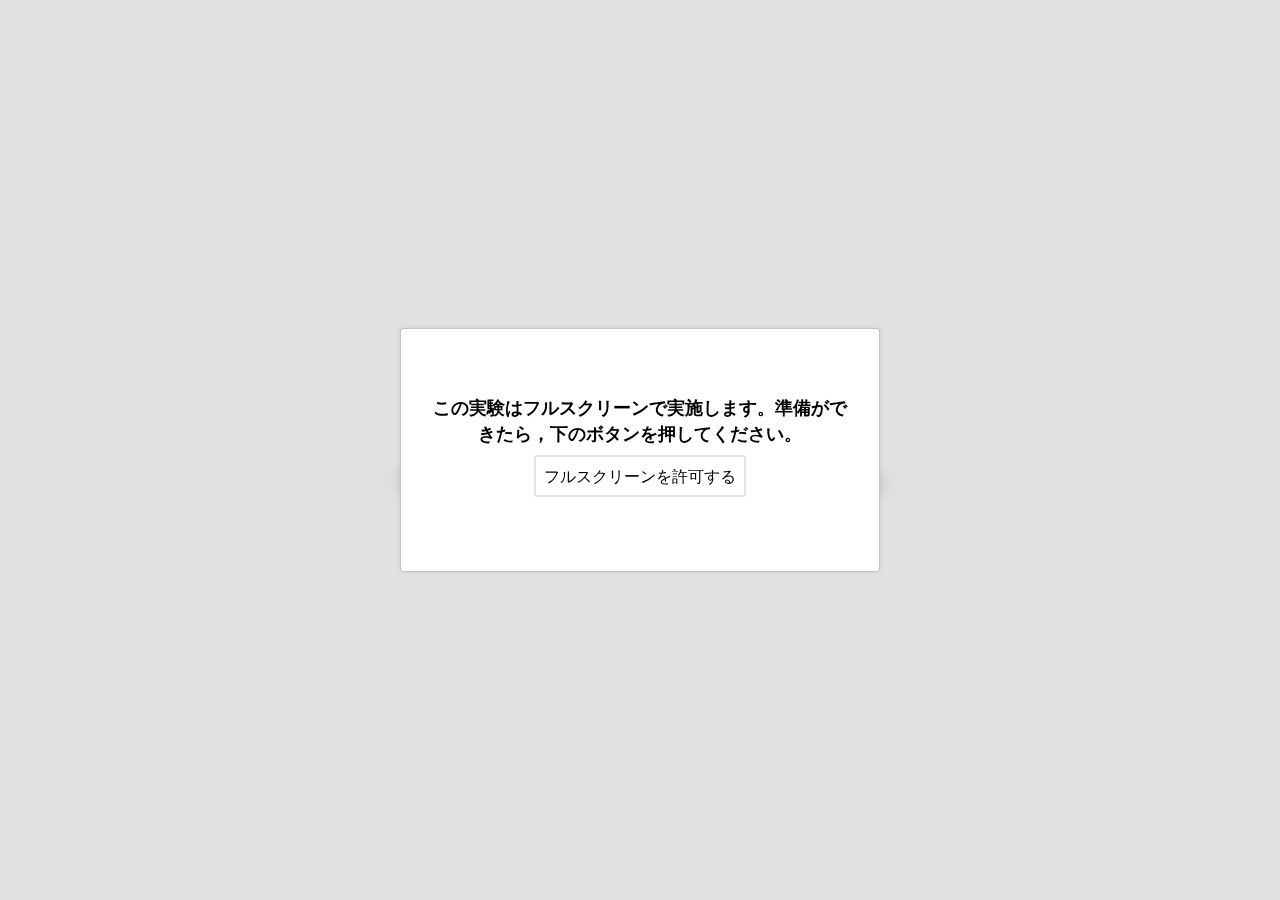
<file: docs/biat_food/index.html>
<!doctype html>
<html>
<head>
  <meta charset="utf-8">
  <title>Experiment</title>
  <!-- viewport setup -->
  <meta name="viewport" content="width=device-width, initial-scale=1">
  <script src="static/simple-statistics.min.js"></script>
  <!-- lab.js library and experiment code -->
  <!-- lab.js library code -->
  <script src="lib/lab.js" data-labjs-script="library"></script>
  <script src="lib/lab.fallback.js" data-labjs-script="fallback"></script>
  <link rel="stylesheet" href="lib/lab.css">
  <!-- study code and styles -->
  <script src="script.js" defer="true"></script>
  <link rel="stylesheet" href="style.css">
</head>
<body>
  <!-- If you'd rather have a container with a fixed width
       and variable height, try removing the fullscreen class below -->
  <div class="container fullscreen" data-labjs-section="main">
    <main class="content-vertical-center content-horizontal-center">
      <div>
        <h2>Loading Experiment</h2>
        <p>The experiment is loading and should start in a few seconds</p>
      </div>
    </main>
  </div>
</body>
</html>
</file>
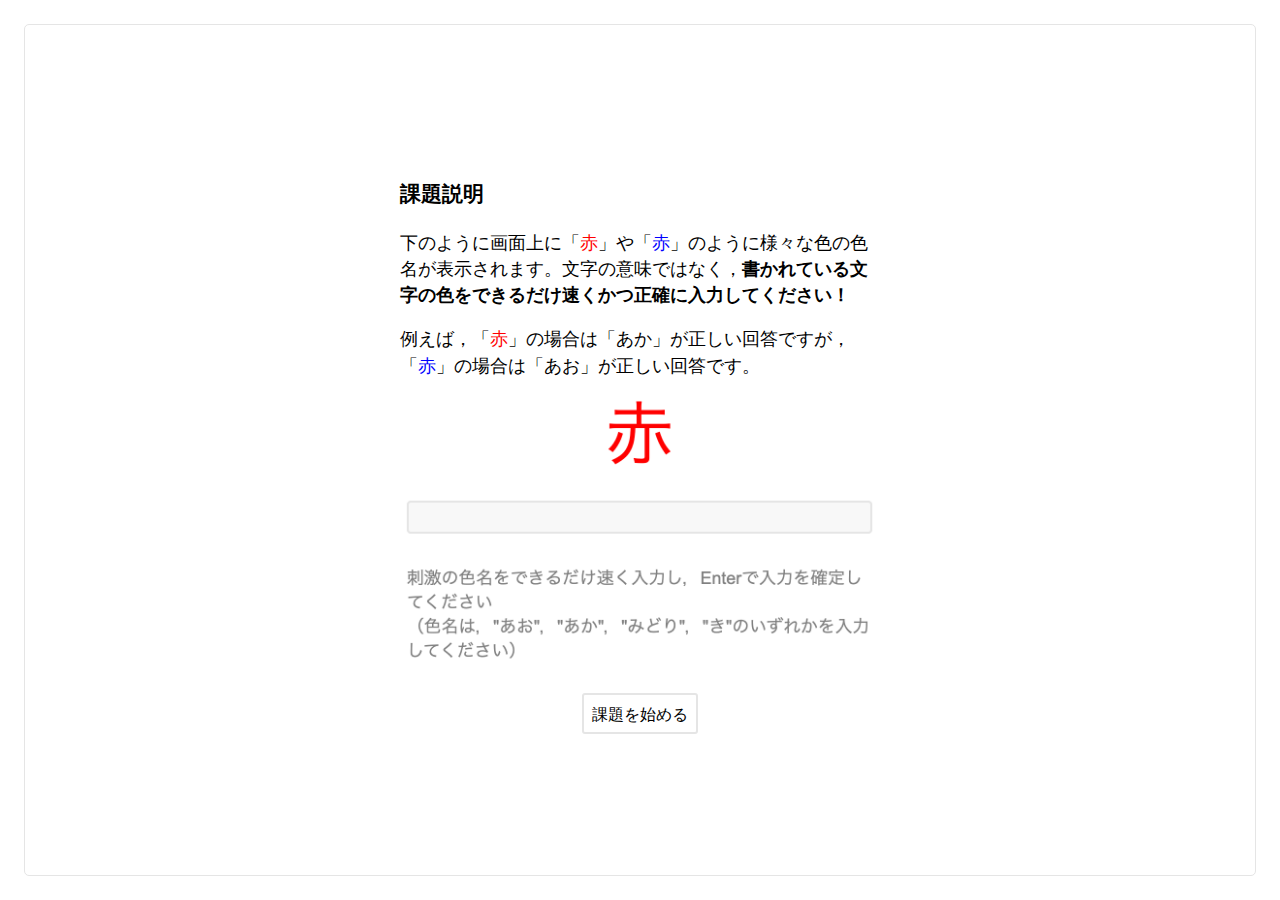
<file: docs/namingStroop/index.html>
<!doctype html>
<html>
<head>
  <meta charset="utf-8">
  <title>Experiment</title>
  <!-- viewport setup -->
  <meta name="viewport" content="width=device-width, initial-scale=1">
  <!-- lab.js library and experiment code -->
    <script src="static/wanakana.min.js"></script>
  <!-- lab.js library code -->
  <script src="lib/lab.js" data-labjs-script="library"></script>
  <script src="lib/lab.fallback.js" data-labjs-script="fallback"></script>
  <link rel="stylesheet" href="lib/lab.css">
  <!-- study code and styles -->
  <script src="script.js" defer="true"></script>
  <link rel="stylesheet" href="style.css">
</head>
<body>
  <!-- If you'd rather have a container with a fixed width
       and variable height, try removing the fullscreen class below -->
  <div class="container fullscreen" data-labjs-section="main">
    <main class="content-vertical-center content-horizontal-center">
      <div>
        <h2>Loading Experiment</h2>
        <p>The experiment is loading and should start in a few seconds</p>
      </div>
    </main>
  </div>
</body>
</html>
</file>
<file: docs/biat_food/lib/lab.css>
/* Basic configuration */
:root {
  /* Layout */
  --width-container: 900px;
  --width-min-container: 320px;
  --height-min-header-footer: 8vh;
  --padding-internal: 24px;
  --border-radius-container: 5px;
  --border-radius-content: 4px;
  /* Typography */
  --font-family: "Arial", sans-serif;
  --font-family-mono: Droid Mono, Menlo, Consolas, monospace;
  --font-size: 18px;
  --line-height: 1.45;
  /* (line height is specified in em so that it adapts to varying font sizes) */
  --paragraph-margin-vertical: var(--font-size);
  /* Colors */
  --color-background: white;
  --color-border: #e5e5e5;
  --color-border-internal: #efefef;
  --color-gray-background: #f8f8f8;
  --color-gray-content: #8d8d8d;
}

/* Set box model to border-box globally */
:root {
  box-sizing: border-box;
}
*, *::before, *::after {
  box-sizing: inherit;
}

/* Content layout */
body {
  margin: 0;
  background: white;
  background: var(--color-background)
}
::-webkit-backdrop {
  background: white;
  background: var(--color-background)
}
::backdrop {
  background: white;
  background: var(--color-background)
}

.container {
  min-width: 320px;
  min-width: var(--width-min-container);
  min-height: 8vh;
  min-height: var(--height-min-header-footer);
  /* Use page-style layout by default */
  margin: 24px auto;
  margin: var(--padding-internal) auto;
  width: 900px;
  width: var(--width-container);
}
.overlay {
  position: fixed;
  top: 0;
  left: 0;
  width: 100vw;
  height: 100vh;
  padding: calc(2 * 24px);
  padding: calc(2 * var(--padding-internal));
  background: rgba(140, 140, 140, 0.25);
  /* Use backdrop-filter where available */
  -webkit-backdrop-filter: blur(10px);
          backdrop-filter: blur(10px);
}
.overlay .modal {
  margin: 24px auto;
  margin: var(--padding-internal) auto;
  padding: calc(2 * 24px) 24px;
  padding: calc(2 * var(--padding-internal)) var(--padding-internal);
  min-height: 25vh;
  background: white;
  border: 1px solid rgba(140, 140, 140, 0.5);
  border-radius: 4px;
  border-radius: var(--border-radius-content);
  box-shadow: 0 0 5px rgba(140, 140, 140, 0.25);
}

header, footer, main {
  padding: 24px;
  padding: var(--padding-internal);
}
/* Individual parts: Height, borders and background */
header, footer {
  min-height: 8vh;
  min-height: var(--height-min-header-footer);
}
main {
  min-height: 8vh;
  min-height: var(--height-min-header-footer);
}

/* Fullscreen layout */
.container.fullscreen {
  /* Full screen minus margins */
  margin: 24px;
  margin: var(--padding-internal);
  min-height: calc(100vh - 2*24px);
  min-height: calc(100vh - 2*var(--padding-internal));
  width: calc(100vw - 2*24px);
  width: calc(100vw - 2*var(--padding-internal));
  /* Display content using flexboxes */
  display: -webkit-box;
  display: flex;
  -webkit-box-orient: vertical;
  -webkit-box-direction: normal;
          flex-direction: column;
}
.container.fullscreen main {
  /* Flex positioning */
  -webkit-box-flex: 1;
          flex: 1;
}

/* Frameless layout */
.container.frameless {
  margin: 0 auto;
  border: none;
  border-radius: 0;
}
.container.fullscreen.frameless {
  margin: 0;
  width: 100%;
  min-height: 100vh;
}

/* Remove frame on small screens */
@media (max-width: 600px), (max-height: 600px) {
  .container.fullscreen {
    margin: 0;
    border: none;
    border-radius: 0;
    width: 100%;
    min-height: 100vh;
  }
}

/* Flexbox fix for IE11, per https://github.com/philipwalton/flexbugs */
@media all and (-ms-high-contrast: none), (-ms-high-contrast: active) {
  body {
    display: -webkit-box;
    display: flex;
  }
  .container.fullscreen {
    /* IE11 miscalculates the height, so add some slack */
    min-height: calc(100vh - 3*24px);
    min-height: calc(100vh - 3*var(--padding-internal));
  }
}

/* Borders and backgrounds */
.container {
  border: 1px solid #e5e5e5;
  border: 1px solid var(--color-border);
  border-radius: 5px;
  border-radius: var(--border-radius-container);
}
header {
  border-bottom: 1px solid #efefef;
  border-bottom: 1px solid var(--color-border-internal);
}
footer {
  border-top: 1px solid #efefef;
  border-top: 1px solid var(--color-border-internal);
  background-color: #f8f8f8;
  background-color: var(--color-gray-background);
}

/* Typography */
:root {
  font-family: "Arial", sans-serif;
  font-family: var(--font-family);
  font-size: 18px;
  font-size: var(--font-size);
  line-height: 1.45;
  line-height: var(--line-height);
}
header, footer, main {
  /* Set display style explicitly for legacy browsers
     that are unfamiliar with these elements */
  display: block;
  text-align: center;
}
h1, h2, h3 {
  line-height: 1.45;
  line-height: var(--line-height);
}
hr {
  border: none;
  border-top: 2px solid #e5e5e5;
  border-top: 2px solid var(--color-border)
}

/* Special elements: Keyboard buttons */
kbd {
  /* Positioning */
  display: inline-block;
  min-width: 1.5rem;
  min-height: 1.5rem;
  padding: 0 0.3rem;
  padding-top: 0.15rem;
  /* Fonts */
  font-family: Droid Mono, Menlo, Consolas, monospace;
  font-family: var(--font-family-mono);
  font-size: 0.9rem;
  text-align: center;
  /* Background and border */
  background-color: white;
  border-radius: 4px;
  border-radius: var(--border-radius-content);
  border: 1px solid rgb(180, 180, 180);
}
kbd.big {
  font-size: 1.4rem;
  padding-top: 0.375rem;
  border-radius: 0.125rem;
}

/* Alignment helpers */
.w-100 {
  width: 100%;
}
.w-s {
  width: 100%;
  max-width: 320px;
  max-width: var(--width-min-container);
}
.w-m {
  width: 100%;
  max-width: calc(1.5 * 320px);
  max-width: calc(1.5 * var(--width-min-container));
}
.w-l {
  width: 100%;
  max-width: calc(2 * 320px);
  max-width: calc(2 * var(--width-min-container));
}
/* Block alignment based on flexbox */
.content-vertical-top,
.content-vertical-center,
.content-vertical-bottom,
.content-horizontal-left,
.content-horizontal-center,
.content-horizontal-right,
.content-horizontal-space-between,
.content-vertical-space-between,
.content-horizontal-space-around,
.content-vertical-space-around {
  display: -webkit-box;
  display: flex;
}
.content-vertical-top {
  -webkit-box-align: start;
          align-items: flex-start;
}
.content-vertical-center {
  -webkit-box-align: center;
          align-items: center;
}
.content-vertical-bottom {
  -webkit-box-align: end;
          align-items: flex-end;
}
.content-horizontal-left {
  -webkit-box-pack: start;
          justify-content: flex-start;
}
.content-horizontal-center {
  -webkit-box-pack: center;
          justify-content: center;
}
.content-horizontal-right {
  -webkit-box-pack: end;
          justify-content: flex-end;
}
.content-horizontal-space-between,
.content-vertical-space-between {
  -webkit-box-pack: justify;
          justify-content: space-between;
}
.content-horizontal-space-around,
.content-vertical-space-around {
  justify-content: space-around;
}
.content-vertical-space-around,
.content-vertical-space-between {
  -webkit-box-orient: vertical;
  -webkit-box-direction: normal;
          flex-direction: column;
}
.content-vertical-space-between.content-horizontal-right,
.content-vertical-space-around.content-horizontal-right {
  -webkit-box-align: start;
          align-items: flex-start;
}
.content-vertical-space-between.content-horizontal-center,
.content-vertical-space-around.content-horizontal-center {
  -webkit-box-align: center;
          align-items: center;
}
.content-vertical-space-between.content-horizontal-right,
.content-vertical-space-around.content-horizontal-right {
  -webkit-box-align: end;
          align-items: flex-end;
}
.sticky-top {
  position: -webkit-sticky;
  position: sticky;
  top: 0;
}
/* Text alignment */
.text-left {
  text-align: left;
}
.text-center {
  text-align: center;
}
.text-right {
  text-align: right;
}
.text-justify {
  text-align: justify;
}
.text-muted {
  color: #8d8d8d;
  color: var(--color-gray-content);
}
.text-muted a {
  color: rgb(60, 89, 156);
}
small, .small {
  font-size: 0.9rem;
}
.font-weight-bold {
  font-weight: bold;
}
.font-italic {
  font-style: italic;
}
code {
  font-family: Droid Mono, Menlo, Consolas, monospace;
  font-family: var(--font-family-mono);
  background-color: #f8f8f8;
  background-color: var(--color-gray-background);
  padding: 2px;
  border-radius: 2px;
}

/* Visibility */
.invisible {
  visibility: hidden;
}
.hidden {
  display: none;
}
.hide-if-empty:empty {
  display: none
}

/* Alerts */
.alert {
  border: 2px solid #e5e5e5;
  border: 2px solid var(--color-border);
  border-radius: 4px;
  border-radius: var(--border-radius-content);
  padding: 16px 16px 14px;
  margin: 16px 0;
}
.alert.alert-danger {
  color: #a02c2c;
  border-color: #a02c2c;
}
.alert.alert-warning {
  color: #f6a902;
  border-color: #ffb400;
}

/* Background styles (experimental) */
.alert, .background-dark {
  background-color: #f8f8f8;
  background-color: var(--color-gray-background);
}
.alert.alert-danger, .background-danger {
  background-color: #e9afaf;
}
.alert.alert-warning, .background-warning {
  background-color: #ffe6a5;
}
.background-ok {
  background-color: #c3e6cb;
}

/* Form elements */
input, select, button, textarea {
  font-family: "Arial", sans-serif;
  font-family: var(--font-family);
  font-size: 0.9rem;
  line-height: 1.45;
  line-height: var(--line-height);
  border: 2px solid #e5e5e5;
  border: 2px solid var(--color-border);
  border-radius: 4px;
  border-radius: var(--border-radius-content);
  margin: 8px 0;
  padding: 8px;
}
input[type="checkbox"] {
  margin: 0 10px;
}
input[type="range"] {
  border: none;
}
input + label {
  margin-left: 2px;
}
select {
  padding: 8px 5px; /* selects have a weird vertical alignment */
}
button {
  background-color: white;
  border-radius: 3px;
  padding: 8px 8px 6px;
}
button:hover {
  border-color: #ddd;
  background-color: #fcfcfc;
}
textarea {
  display: block;
  margin: 18px 0;
  margin: var(--paragraph-margin-vertical) 0;
  resize: vertical;
}
/* Input groups */
.input-group {
  display: inline-table;
  margin: 8px 0;
}
.input-group * {
  display: table-cell;
  border-radius: 0px;
}
.input-group input {
  margin: 0;
}
.input-group *:first-child {
  border-radius: 4px 0 0 4px;
}
.input-group *:last-child {
  border-radius: 0 4px 4px 0;
}
.input-group .input-group-addon {
  background-color: #e5e5e5;
  background-color: var(--color-border);
  border: 2px solid #e5e5e5;
  border: 2px solid var(--color-border);
  padding: 0 10px;
}
/* Page styles */
#page-form .page-item-table td input[type="radio"],
#page-form .page-item-table td input[type="checkbox"] {
  margin: 4px 0 10px;
}
#page-form .page-item-table td label {
  display: block;
}
#page-form .page-item-image img {
  text-align: center;
}
#page-form .page-item-image img {
  max-width: 100%;
}

/* Table */
table {
  width: 100%;
  border-collapse: collapse;
}
table td, table th {
  padding: 10px 8px 8px;
}
/* Table borders (except for plain) */
table:not(.table-plain) > tr > td,
table:not(.table-plain) > tr > th,
table:not(.table-plain) > thead > tr > td,
table:not(.table-plain) > thead > tr > th,
table:not(.table-plain) > tbody > tr > td,
table:not(.table-plain) > tbody > tr > th {
  border-bottom: 2px solid #e5e5e5;
  border-bottom: 2px solid var(--color-border);
}
table:not(.table-plain) > tr:last-child > td,
table:not(.table-plain) > tr:last-child > th,
table:not(.table-plain) > tbody > tr:last-child > td,
table:not(.table-plain) > tbody > tr:last-child > th {
  border-bottom: 2px solid transparent;
}
/* Striped rows */
table.table-striped tr:nth-child(odd) td {
  background-color: #efefef;
  background-color: var(--color-border-internal)
}

/* Progress bar */
.progress {
  width: 100%;
  height: 8px;
  overflow: hidden;
  margin: 0.2rem 0 0.4rem;
  border-radius: 2px;
  border: 1px solid #e5e5e5;
  border: 1px solid var(--color-border);
}
.progress .progress-bar {
  width: 0%;
  min-height: 8px;
  background-color: #f8f8f8;
  background-color: var(--color-gray-background);
  border-right: 1px solid #efefef;
  border-right: 1px solid var(--color-border-internal);
  box-sizing: content-box;
}

/* Popovers */
.popover {
  position: absolute;
  top: 0;
  -webkit-animation-duration: 0.5s;
          animation-duration: 0.5s;
  -webkit-animation-name: popover;
          animation-name: popover;
}

/* Width, for some reason, needs to be set explicitly */
.container.fullscreen .popover {
  width: calc(100vw - 2*24px);
  width: calc(100vw - 2*var(--padding-internal));
}
/* Repeated for frameless mode on small screens */
@media (max-width: 600px), (max-height: 600px) {
  .container.fullscreen .popover {
    width: 100vw;
  }
}

.popover > * {
  width: 80%;
  margin: 0 auto;
}

.container:not(.fullscreen) .popover {
  width: 900px;
  width: var(--width-container);
}

/* Slide in from the top */
@-webkit-keyframes popover {
  from {
    -webkit-transform: translate3d(0, -100%, 0);
            transform: translate3d(0, -100%, 0);
  }

  to {
    -webkit-transform: none;
            transform: none;
  }
}
@keyframes popover {
  from {
    -webkit-transform: translate3d(0, -100%, 0);
            transform: translate3d(0, -100%, 0);
  }

  to {
    -webkit-transform: none;
            transform: none;
  }
}

.popover > .alert:first-child {
  border-width: 1px;
  position: relative;
  padding-top: 24px;
  top: -8px;
}


/*# sourceMappingURL=[data-uri] */
</file>
<file: docs/biat_food/style.css>
/* Please define your custom styles here */
</file>
<file: docs/namingStroop/lib/lab.css>
/* Basic configuration */
:root {
  /* Layout */
  --width-container: 900px;
  --width-min-container: 320px;
  --height-min-header-footer: 8vh;
  --padding-internal: 24px;
  --border-radius-container: 5px;
  --border-radius-content: 4px;
  /* Typography */
  --font-family: "Arial", sans-serif;
  --font-family-mono: Droid Mono, Menlo, Consolas, monospace;
  --font-size: 18px;
  --line-height: 1.45;
  /* (line height is specified in em so that it adapts to varying font sizes) */
  --paragraph-margin-vertical: var(--font-size);
  /* Colors */
  --color-text: black;
  --color-background: white;
  --color-border: #e5e5e5;
  --color-border-internal: #efefef;
  --color-gray-background: #f8f8f8;
  --color-gray-content: #8d8d8d;
}

/* Set box model to border-box globally */
:root {
  box-sizing: border-box;
}
*, *::before, *::after {
  box-sizing: inherit;
}

/* Content layout */
body {
  margin: 0;
  background: white;
  background: var(--color-background);
}
::-webkit-backdrop {
  background: white;
  background: var(--color-background);
}
::backdrop {
  background: white;
  background: var(--color-background);
}

.container {
  min-width: 320px;
  min-width: var(--width-min-container);
  min-height: 8vh;
  min-height: var(--height-min-header-footer);
  /* Use page-style layout by default */
  margin: 24px auto;
  margin: var(--padding-internal) auto;
  width: 900px;
  width: var(--width-container);
}
.overlay {
  position: fixed;
  top: 0;
  left: 0;
  width: 100vw;
  height: 100vh;
  padding: calc(2 * 24px);
  padding: calc(2 * var(--padding-internal));
  background: rgba(140, 140, 140, 0.25);
  /* Use backdrop-filter where available */
  -webkit-backdrop-filter: blur(10px);
          backdrop-filter: blur(10px);
}
.overlay .modal {
  margin: 24px auto;
  margin: var(--padding-internal) auto;
  padding: calc(2 * 24px) 24px;
  padding: calc(2 * var(--padding-internal)) var(--padding-internal);
  min-height: 25vh;
  background: white;
  border: 1px solid rgba(140, 140, 140, 0.5);
  border-radius: 4px;
  border-radius: var(--border-radius-content);
  box-shadow: 0 0 5px rgba(140, 140, 140, 0.25);
}

header, footer, main {
  padding: 24px;
  padding: var(--padding-internal);
}
/* Individual parts: Height, borders and background */
header, footer {
  min-height: 8vh;
  min-height: var(--height-min-header-footer);
}
main {
  min-height: 8vh;
  min-height: var(--height-min-header-footer);
}

/* Fullscreen layout */
.container.fullscreen {
  /* Full screen minus margins */
  margin: 24px;
  margin: var(--padding-internal);
  min-height: calc(100vh - 2*24px);
  min-height: calc(100vh - 2*var(--padding-internal));
  width: calc(100vw - 2*24px);
  width: calc(100vw - 2*var(--padding-internal));
  /* Display content using flexboxes */
  display: -webkit-box;
  display: flex;
  -webkit-box-orient: vertical;
  -webkit-box-direction: normal;
          flex-direction: column;
}
.container.fullscreen main {
  /* Flex positioning */
  -webkit-box-flex: 1;
          flex: 1;
}

/* Frameless layout */
.container.frameless {
  margin: 0 auto;
  border: none;
  border-radius: 0;
}
.container.fullscreen.frameless {
  margin: 0;
  width: 100%;
  min-height: 100vh;
}

/* Remove frame on small screens */
@media (max-width: 600px), (max-height: 600px) {
  .container.fullscreen {
    margin: 0;
    border: none;
    border-radius: 0;
    width: 100%;
    min-height: 100vh;
  }
}

/* Flexbox fix for IE11, per https://github.com/philipwalton/flexbugs */
@media all and (-ms-high-contrast: none), (-ms-high-contrast: active) {
  body {
    display: -webkit-box;
    display: flex;
  }
  .container.fullscreen {
    /* IE11 miscalculates the height, so add some slack */
    min-height: calc(100vh - 3*24px);
    min-height: calc(100vh - 3*var(--padding-internal));
  }
}

/* Borders and backgrounds */
.container {
  border: 1px solid #e5e5e5;
  border: 1px solid var(--color-border);
  border-radius: 5px;
  border-radius: var(--border-radius-container);
}
header {
  border-bottom: 1px solid #efefef;
  border-bottom: 1px solid var(--color-border-internal);
}
footer {
  border-top: 1px solid #efefef;
  border-top: 1px solid var(--color-border-internal);
  background-color: #f8f8f8;
  background-color: var(--color-gray-background);
}

/* Typography */
:root {
  color: black;
  color: var(--color-text);
  font-family: "Arial", sans-serif;
  font-family: var(--font-family);
  font-size: 18px;
  font-size: var(--font-size);
  line-height: 1.45;
  line-height: var(--line-height);
}
header, footer, main {
  /* Set display style explicitly for legacy browsers
     that are unfamiliar with these elements */
  display: block;
  text-align: center;
}
h1, h2, h3 {
  line-height: 1.45;
  line-height: var(--line-height);
}
hr {
  border: none;
  border-top: 2px solid #e5e5e5;
  border-top: 2px solid var(--color-border)
}

/* Special elements: Keyboard buttons */
kbd {
  /* Positioning */
  display: inline-block;
  min-width: 1.5rem;
  min-height: 1.5rem;
  padding: 0 0.3rem;
  padding-top: 0.15rem;
  /* Fonts */
  font-family: Droid Mono, Menlo, Consolas, monospace;
  font-family: var(--font-family-mono);
  font-size: 0.9rem;
  text-align: center;
  /* Background and border */
  background-color: white;
  background-color: var(--color-background);
  border-radius: 4px;
  border-radius: var(--border-radius-content);
  border: 1px solid #e5e5e5;
  border: 1px solid var(--color-border);
}
kbd.big {
  font-size: 1.4rem;
  padding-top: 0.375rem;
  border-radius: 0.125rem;
}

/* Alignment helpers */
.w-100 {
  width: 100%;
}
.w-s {
  width: 100%;
  max-width: 320px;
  max-width: var(--width-min-container);
}
.w-m {
  width: 100%;
  max-width: calc(1.5 * 320px);
  max-width: calc(1.5 * var(--width-min-container));
}
.w-l {
  width: 100%;
  max-width: calc(2 * 320px);
  max-width: calc(2 * var(--width-min-container));
}
/* Block alignment based on flexbox */
.content-vertical-top,
.content-vertical-center,
.content-vertical-bottom,
.content-horizontal-left,
.content-horizontal-center,
.content-horizontal-right,
.content-horizontal-space-between,
.content-vertical-space-between,
.content-horizontal-space-around,
.content-vertical-space-around {
  display: -webkit-box;
  display: flex;
}
.content-vertical-top {
  -webkit-box-align: start;
          align-items: flex-start;
}
.content-vertical-center {
  -webkit-box-align: center;
          align-items: center;
}
.content-vertical-bottom {
  -webkit-box-align: end;
          align-items: flex-end;
}
.content-horizontal-left {
  -webkit-box-pack: start;
          justify-content: flex-start;
}
.content-horizontal-center {
  -webkit-box-pack: center;
          justify-content: center;
}
.content-horizontal-right {
  -webkit-box-pack: end;
          justify-content: flex-end;
}
.content-horizontal-space-between,
.content-vertical-space-between {
  -webkit-box-pack: justify;
          justify-content: space-between;
}
.content-horizontal-space-around,
.content-vertical-space-around {
  justify-content: space-around;
}
.content-vertical-space-around,
.content-vertical-space-between {
  -webkit-box-orient: vertical;
  -webkit-box-direction: normal;
          flex-direction: column;
}
.content-vertical-space-between.content-horizontal-right,
.content-vertical-space-around.content-horizontal-right {
  -webkit-box-align: start;
          align-items: flex-start;
}
.content-vertical-space-between.content-horizontal-center,
.content-vertical-space-around.content-horizontal-center {
  -webkit-box-align: center;
          align-items: center;
}
.content-vertical-space-between.content-horizontal-right,
.content-vertical-space-around.content-horizontal-right {
  -webkit-box-align: end;
          align-items: flex-end;
}
.sticky-top {
  position: -webkit-sticky;
  position: sticky;
  top: 0;
}
/* Text alignment */
.text-left {
  text-align: left;
}
.text-center {
  text-align: center;
}
.text-right {
  text-align: right;
}
.text-justify {
  text-align: justify;
}
.text-muted {
  color: #8d8d8d;
  color: var(--color-gray-content);
}
.text-muted a {
  color: rgb(60, 89, 156);
}
small, .small {
  font-size: 0.9rem;
}
.font-weight-bold {
  font-weight: bold;
}
.font-italic {
  font-style: italic;
}
code {
  font-family: Droid Mono, Menlo, Consolas, monospace;
  font-family: var(--font-family-mono);
  background-color: #f8f8f8;
  background-color: var(--color-gray-background);
  padding: 2px;
  border-radius: 2px;
}

/* Visibility */
.invisible {
  visibility: hidden;
}
.hidden {
  display: none;
}
.hide-if-empty:empty {
  display: none
}

/* Alerts */
.alert {
  border: 2px solid #e5e5e5;
  border: 2px solid var(--color-border);
  border-radius: 4px;
  border-radius: var(--border-radius-content);
  padding: 16px 16px 14px;
  margin: 16px 0;
}
.alert.alert-danger {
  color: #a02c2c;
  border-color: #a02c2c;
}
.alert.alert-warning {
  color: #f6a902;
  border-color: #ffb400;
}

/* Background styles (experimental) */
.alert, .background-dark {
  background-color: #f8f8f8;
  background-color: var(--color-gray-background);
}
.alert.alert-danger, .background-danger {
  background-color: #e9afaf;
}
.alert.alert-warning, .background-warning {
  background-color: #ffe6a5;
}
.background-ok {
  background-color: #c3e6cb;
}

/* Form elements */
input, select, button, textarea {
  font-family: "Arial", sans-serif;
  font-family: var(--font-family);
  font-size: 0.9rem;
  line-height: 1.45;
  line-height: var(--line-height);
  border: 2px solid #e5e5e5;
  border: 2px solid var(--color-border);
  border-radius: 4px;
  border-radius: var(--border-radius-content);
  margin: 8px 0;
  padding: 8px;
}
input[type="checkbox"] {
  margin: 0 10px;
}
input[type="range"] {
  border: none;
}
input + label {
  margin-left: 2px;
}
select {
  padding: 8px 5px; /* selects have a weird vertical alignment */
}
button {
  background-color: white;
  border-radius: 3px;
  padding: 8px 8px 6px;
}
button:hover {
  border-color: #ddd;
  background-color: #fcfcfc;
}
textarea {
  display: block;
  margin: 18px 0;
  margin: var(--paragraph-margin-vertical) 0;
  resize: vertical;
}
/* Input groups */
.input-group {
  display: inline-table;
  margin: 8px 0;
}
.input-group * {
  display: table-cell;
  border-radius: 0px;
}
.input-group input {
  margin: 0;
}
.input-group *:first-child {
  border-radius: 4px 0 0 4px;
}
.input-group *:last-child {
  border-radius: 0 4px 4px 0;
}
.input-group .input-group-addon {
  background-color: #e5e5e5;
  background-color: var(--color-border);
  border: 2px solid #e5e5e5;
  border: 2px solid var(--color-border);
  padding: 0 10px;
}
/* Page styles */
#page-form .page-item-table td input[type="radio"],
#page-form .page-item-table td input[type="checkbox"] {
  margin: 4px 0 10px;
}
#page-form .page-item-table td label {
  display: block;
}
#page-form .page-item-image img {
  text-align: center;
}
#page-form .page-item-image img {
  max-width: 100%;
}

/* Table */
table {
  width: 100%;
  border-collapse: collapse;
}
table td, table th {
  padding: 10px 8px 8px;
}
/* Table borders (except for plain) */
table:not(.table-plain) > tr > td,
table:not(.table-plain) > tr > th,
table:not(.table-plain) > thead > tr > td,
table:not(.table-plain) > thead > tr > th,
table:not(.table-plain) > tbody > tr > td,
table:not(.table-plain) > tbody > tr > th {
  border-bottom: 2px solid #e5e5e5;
  border-bottom: 2px solid var(--color-border);
}
table:not(.table-plain) > tr:last-child > td,
table:not(.table-plain) > tr:last-child > th,
table:not(.table-plain) > tbody > tr:last-child > td,
table:not(.table-plain) > tbody > tr:last-child > th {
  border-bottom: 2px solid transparent;
}
/* Striped rows */
table.table-striped tr:nth-child(odd) td {
  background-color: #efefef;
  background-color: var(--color-border-internal)
}
table .sticky-top {
  /* Add background color to sticky table headers */
  background-color: white;
  background-color: var(--color-background);
}

/* Progress bar */
.progress {
  width: 100%;
  height: 8px;
  overflow: hidden;
  margin: 0.2rem 0 0.4rem;
  border-radius: 2px;
  border: 1px solid #e5e5e5;
  border: 1px solid var(--color-border);
}
.progress .progress-bar {
  width: 0%;
  min-height: 8px;
  background-color: #f8f8f8;
  background-color: var(--color-gray-background);
  border-right: 1px solid #efefef;
  border-right: 1px solid var(--color-border-internal);
  box-sizing: content-box;
}

/* Popovers */
.popover {
  position: absolute;
  top: 0;
  -webkit-animation-duration: 0.5s;
          animation-duration: 0.5s;
  -webkit-animation-name: popover;
          animation-name: popover;
}

/* Width, for some reason, needs to be set explicitly */
.container.fullscreen .popover {
  width: calc(100vw - 2*24px);
  width: calc(100vw - 2*var(--padding-internal));
}
/* Repeated for frameless mode on small screens */
@media (max-width: 600px), (max-height: 600px) {
  .container.fullscreen .popover {
    width: 100vw;
  }
}

.popover > * {
  width: 80%;
  margin: 0 auto;
}

.container:not(.fullscreen) .popover {
  width: 900px;
  width: var(--width-container);
}

/* Slide in from the top */
@-webkit-keyframes popover {
  from {
    -webkit-transform: translate3d(0, -100%, 0);
            transform: translate3d(0, -100%, 0);
  }

  to {
    -webkit-transform: none;
            transform: none;
  }
}
@keyframes popover {
  from {
    -webkit-transform: translate3d(0, -100%, 0);
            transform: translate3d(0, -100%, 0);
  }

  to {
    -webkit-transform: none;
            transform: none;
  }
}

.popover > .alert:first-child {
  border-width: 1px;
  position: relative;
  padding-top: 24px;
  top: -8px;
}


/*# sourceMappingURL=[data-uri] */
</file>
<file: docs/namingStroop/style.css>
/* Please define your custom styles here */
</file>
